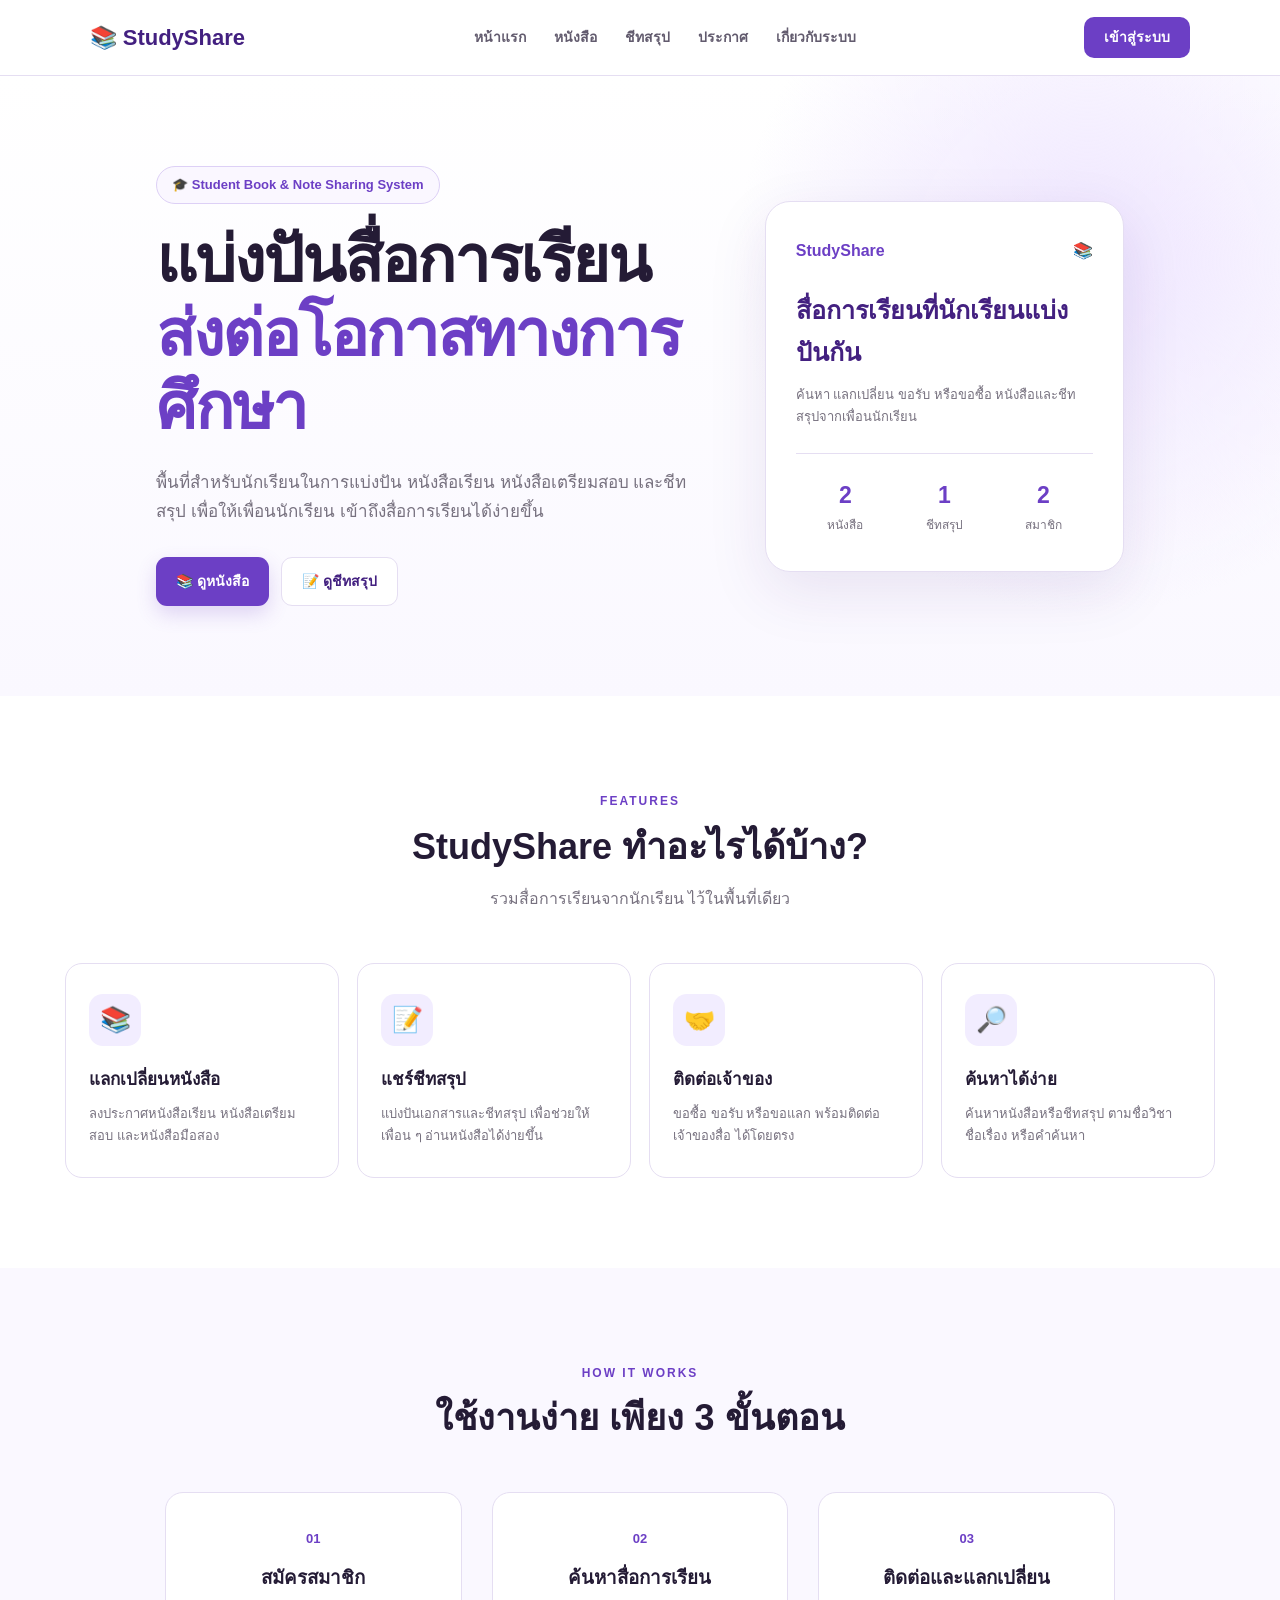
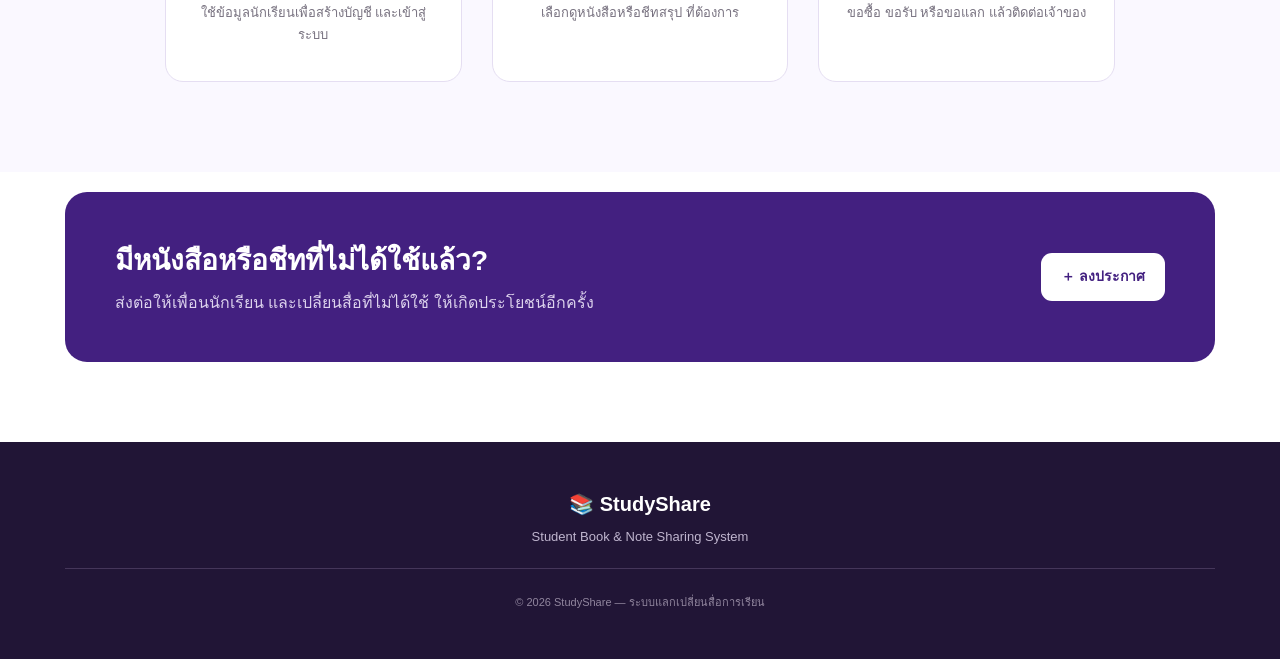
<file: index.html>
<!DOCTYPE html>
<html lang="th">
<head>
  <meta charset="UTF-8">
  <meta name="viewport" content="width=device-width, initial-scale=1.0">

  <title>StudyShare | ระบบแลกเปลี่ยนสื่อการเรียน</title>

  <!-- CSS -->
  <link rel="stylesheet" href="./style.css">
</head>

<body>

  <!-- ================= NAVBAR ================= -->

  <header class="navbar">

    <div class="container nav-inner">

      <a href="index.html" class="logo">
        📚 StudyShare
      </a>

      <nav class="nav-links">

        <a href="index.html">หน้าแรก</a>

        <a href="books.html">หนังสือ</a>

        <a href="notes.html">ชีทสรุป</a>

        <a href="announcements.html">ประกาศ</a>

        <a href="about.html">เกี่ยวกับระบบ</a>

      </nav>

      <a href="login.html" class="login-btn">
        เข้าสู่ระบบ
      </a>

    </div>

  </header>


  <!-- ================= MAIN ================= -->

  <main>


    <!-- ================= HERO ================= -->

    <section class="hero">

      <div class="container hero-grid">

        <div class="hero-content">

          <span class="hero-badge">
            🎓 Student Book & Note Sharing System
          </span>

          <h1>
            แบ่งปันสื่อการเรียน
            <br>
            <span>ส่งต่อโอกาสทางการศึกษา</span>
          </h1>

          <p>
            พื้นที่สำหรับนักเรียนในการแบ่งปัน
            หนังสือเรียน หนังสือเตรียมสอบ
            และชีทสรุป เพื่อให้เพื่อนนักเรียน
            เข้าถึงสื่อการเรียนได้ง่ายขึ้น
          </p>

          <div class="hero-buttons">

            <a href="books.html" class="btn btn-primary">
              📚 ดูหนังสือ
            </a>

            <a href="notes.html" class="btn btn-outline">
              📝 ดูชีทสรุป
            </a>

          </div>

        </div>


        <div class="hero-card">

          <div class="hero-card-top">

            <span>StudyShare</span>

            <span>📚</span>

          </div>

          <h3>
            สื่อการเรียนที่นักเรียนแบ่งปันกัน
          </h3>

          <p>
            ค้นหา แลกเปลี่ยน ขอรับ หรือขอซื้อ
            หนังสือและชีทสรุปจากเพื่อนนักเรียน
          </p>

          <div class="hero-stats">

            <div>
              <strong id="bookCount">2</strong>
              <span>หนังสือ</span>
            </div>

            <div>
              <strong id="noteCount">1</strong>
              <span>ชีทสรุป</span>
            </div>

            <div>
              <strong id="userCount">2</strong>
              <span>สมาชิก</span>
            </div>

          </div>

        </div>

      </div>

    </section>


    <!-- ================= FEATURES ================= -->

    <section class="section">

      <div class="container">

        <div class="section-title">

          <span>FEATURES</span>

          <h2>
            StudyShare ทำอะไรได้บ้าง?
          </h2>

          <p>
            รวมสื่อการเรียนจากนักเรียน
            ไว้ในพื้นที่เดียว
          </p>

        </div>


        <div class="feature-grid">


          <div class="feature-card">

            <div class="feature-icon">
              📚
            </div>

            <h3>
              แลกเปลี่ยนหนังสือ
            </h3>

            <p>
              ลงประกาศหนังสือเรียน
              หนังสือเตรียมสอบ
              และหนังสือมือสอง
            </p>

          </div>


          <div class="feature-card">

            <div class="feature-icon">
              📝
            </div>

            <h3>
              แชร์ชีทสรุป
            </h3>

            <p>
              แบ่งปันเอกสารและชีทสรุป
              เพื่อช่วยให้เพื่อน ๆ
              อ่านหนังสือได้ง่ายขึ้น
            </p>

          </div>


          <div class="feature-card">

            <div class="feature-icon">
              🤝
            </div>

            <h3>
              ติดต่อเจ้าของ
            </h3>

            <p>
              ขอซื้อ ขอรับ หรือขอแลก
              พร้อมติดต่อเจ้าของสื่อ
              ได้โดยตรง
            </p>

          </div>


          <div class="feature-card">

            <div class="feature-icon">
              🔎
            </div>

            <h3>
              ค้นหาได้ง่าย
            </h3>

            <p>
              ค้นหาหนังสือหรือชีทสรุป
              ตามชื่อวิชา ชื่อเรื่อง
              หรือคำค้นหา
            </p>

          </div>


        </div>

      </div>

    </section>


    <!-- ================= HOW IT WORKS ================= -->

    <section class="section section-light">

      <div class="container">

        <div class="section-title">

          <span>HOW IT WORKS</span>

          <h2>
            ใช้งานง่าย เพียง 3 ขั้นตอน
          </h2>

        </div>


        <div class="steps-grid">


          <div class="step-card">

            <div class="step-number">
              01
            </div>

            <h3>
              สมัครสมาชิก
            </h3>

            <p>
              ใช้ข้อมูลนักเรียนเพื่อสร้างบัญชี
              และเข้าสู่ระบบ
            </p>

          </div>


          <div class="step-card">

            <div class="step-number">
              02
            </div>

            <h3>
              ค้นหาสื่อการเรียน
            </h3>

            <p>
              เลือกดูหนังสือหรือชีทสรุป
              ที่ต้องการ
            </p>

          </div>


          <div class="step-card">

            <div class="step-number">
              03
            </div>

            <h3>
              ติดต่อและแลกเปลี่ยน
            </h3>

            <p>
              ขอซื้อ ขอรับ หรือขอแลก
              แล้วติดต่อเจ้าของ
            </p>

          </div>


        </div>

      </div>

    </section>


    <!-- ================= CTA ================= -->

    <section class="cta-section">

      <div class="container">

        <div class="cta-box">

          <div>

            <h2>
              มีหนังสือหรือชีทที่ไม่ได้ใช้แล้ว?
            </h2>

            <p>
              ส่งต่อให้เพื่อนนักเรียน
              และเปลี่ยนสื่อที่ไม่ได้ใช้
              ให้เกิดประโยชน์อีกครั้ง
            </p>

          </div>

          <a href="post.html" class="btn btn-white">
            ＋ ลงประกาศ
          </a>

        </div>

      </div>

    </section>

  </main>


  <!-- ================= FOOTER ================= -->

  <footer class="footer">

    <div class="container">

      <div class="footer-logo">
        📚 StudyShare
      </div>

      <p>
        Student Book & Note Sharing System
      </p>

      <div class="footer-line"></div>

      <small>
        © 2026 StudyShare — ระบบแลกเปลี่ยนสื่อการเรียน
      </small>

    </div>

  </footer>


  <!-- ================= JAVASCRIPT ================= -->

  <script type="module" src="./script.js"></script>

</body>
  </html>
</file>
<file: style.css>
/* =====================================================
   STUDYSHARE - MAIN STYLE
   ===================================================== */

* {
  margin: 0;
  padding: 0;
  box-sizing: border-box;
}

:root {
  --purple: #6c3fc5;
  --purple-dark: #432080;
  --purple-light: #f2edff;
  --purple-soft: #faf8ff;
  --white: #ffffff;
  --text: #241b35;
  --gray: #77717f;
  --border: #e5def2;
}

html {
  scroll-behavior: smooth;
}

body {
  font-family: Arial, "Noto Sans Thai", sans-serif;
  background: #ffffff;
  color: var(--text);
  line-height: 1.7;
}

a {
  text-decoration: none;
  color: inherit;
}

button,
input,
select,
textarea {
  font-family: inherit;
}

.container {
  width: min(1150px, 90%);
  margin: 0 auto;
}

/* =====================================================
   NAVBAR
   ===================================================== */

.navbar {
  min-height: 76px;
  padding: 0 7%;
  display: flex;
  align-items: center;
  background: rgba(255, 255, 255, 0.97);
  border-bottom: 1px solid var(--border);
  position: sticky;
  top: 0;
  z-index: 1000;
}

.nav-inner {
  display: flex;
  align-items: center;
  justify-content: space-between;
  gap: 25px;
  width: 100%;
}

.logo {
  font-size: 22px;
  font-weight: 800;
  color: var(--purple-dark);
  display: flex;
  align-items: center;
  gap: 8px;
  white-space: nowrap;
}

.nav-links {
  display: flex;
  align-items: center;
  gap: 28px;
}

.nav-links a {
  color: #625b6e;
  font-size: 14px;
  font-weight: 600;
  transition: 0.2s;
}

.nav-links a:hover {
  color: var(--purple);
}

.login-btn {
  background: var(--purple);
  color: white;
  padding: 9px 20px;
  border-radius: 10px;
  font-size: 14px;
  font-weight: 700;
  white-space: nowrap;
  transition: 0.2s;
}

.login-btn:hover {
  background: var(--purple-dark);
}

/* =====================================================
   HERO
   ===================================================== */

.hero {
  min-height: 620px;
  padding: 90px 8%;
  display: flex;
  align-items: center;
  background:
    radial-gradient(circle at 85% 30%, #eee5ff 0, transparent 30%),
    linear-gradient(180deg, #ffffff, #faf8ff);
}

.hero-grid {
  display: grid;
  grid-template-columns: 1.2fr 0.8fr;
  align-items: center;
  gap: 70px;
}

.hero-content {
  max-width: 720px;
}

.hero-badge {
  display: inline-block;
  padding: 7px 15px;
  border: 1px solid #ddd0f6;
  border-radius: 50px;
  color: var(--purple);
  background: #faf7ff;
  font-size: 13px;
  font-weight: 700;
  margin-bottom: 20px;
}

.hero h1 {
  font-size: clamp(40px, 5vw, 68px);
  line-height: 1.15;
  letter-spacing: -2px;
  margin-bottom: 24px;
}

.hero h1 span {
  color: var(--purple);
}

.hero p {
  color: var(--gray);
  font-size: 17px;
  max-width: 650px;
  margin-bottom: 30px;
}

.hero-buttons {
  display: flex;
  gap: 12px;
  flex-wrap: wrap;
}

/* =====================================================
   BUTTONS
   ===================================================== */

.btn {
  display: inline-flex;
  align-items: center;
  justify-content: center;
  padding: 12px 20px;
  border-radius: 11px;
  border: none;
  font-weight: 700;
  font-size: 14px;
  cursor: pointer;
  transition: 0.2s;
}

.btn:hover {
  transform: translateY(-2px);
}

.btn-primary {
  background: var(--purple);
  color: white;
  box-shadow: 0 8px 20px rgba(108, 63, 197, 0.2);
}

.btn-primary:hover {
  background: var(--purple-dark);
}

.btn-outline,
.btn-secondary {
  border: 1px solid var(--border);
  background: white;
  color: var(--purple-dark);
}

.btn-outline:hover,
.btn-secondary:hover {
  border-color: var(--purple);
  background: var(--purple-light);
}

.btn-white {
  background: white;
  color: var(--purple-dark);
}

.btn-danger {
  background: #dc3545;
  color: white;
}

.btn-danger:hover {
  background: #bb2635;
}

/* =====================================================
   HERO CARD
   ===================================================== */

.hero-card {
  background: white;
  border: 1px solid var(--border);
  border-radius: 25px;
  padding: 35px 30px;
  box-shadow: 0 20px 60px rgba(67, 32, 128, 0.1);
}

.hero-card-top {
  display: flex;
  justify-content: space-between;
  align-items: center;
  color: var(--purple);
  font-weight: 800;
  margin-bottom: 25px;
}

.hero-card h3 {
  font-size: 25px;
  color: var(--purple-dark);
  margin-bottom: 10px;
}

.hero-card > p {
  color: var(--gray);
  font-size: 13px;
  margin-bottom: 25px;
}

.hero-stats {
  display: grid;
  grid-template-columns: repeat(3, 1fr);
  border-top: 1px solid var(--border);
  padding-top: 22px;
}

.hero-stats div {
  display: flex;
  flex-direction: column;
  text-align: center;
}

.hero-stats strong {
  color: var(--purple);
  font-size: 23px;
}

.hero-stats span {
  color: var(--gray);
  font-size: 12px;
}

/* =====================================================
   GENERAL SECTIONS
   ===================================================== */

.section {
  padding: 90px 0;
}

.section-light {
  background: var(--purple-soft);
}

.section-title {
  max-width: 700px;
  margin: 0 auto 50px;
  text-align: center;
}

.section-title > span {
  color: var(--purple);
  font-size: 12px;
  font-weight: 800;
  letter-spacing: 2px;
}

.section-title h2 {
  margin: 10px 0 15px;
  font-size: 36px;
  line-height: 1.3;
}

.section-title p {
  color: var(--gray);
}

/* =====================================================
   FEATURES
   ===================================================== */

.feature-grid {
  display: grid;
  grid-template-columns: repeat(4, 1fr);
  gap: 18px;
}

.feature-card {
  padding: 30px 23px;
  border: 1px solid var(--border);
  border-radius: 17px;
  background: white;
  transition: 0.25s;
}

.feature-card:hover {
  transform: translateY(-5px);
  border-color: #cdbbea;
  box-shadow: 0 12px 35px rgba(67, 32, 128, 0.08);
}

.feature-icon {
  width: 52px;
  height: 52px;
  display: flex;
  align-items: center;
  justify-content: center;
  background: var(--purple-light);
  border-radius: 14px;
  font-size: 25px;
  margin-bottom: 20px;
}

.feature-card h3 {
  font-size: 17px;
  margin-bottom: 8px;
}

.feature-card p {
  font-size: 13px;
  color: var(--gray);
}

/* =====================================================
   STEPS
   ===================================================== */

.steps-grid {
  max-width: 950px;
  margin: auto;
  display: grid;
  grid-template-columns: repeat(3, 1fr);
  gap: 30px;
}

.step-card {
  text-align: center;
  background: white;
  padding: 35px 25px;
  border: 1px solid var(--border);
  border-radius: 18px;
}

.step-number {
  font-size: 13px;
  font-weight: 800;
  color: var(--purple);
  margin-bottom: 12px;
}

.step-card h3 {
  margin-bottom: 8px;
}

.step-card p {
  color: var(--gray);
  font-size: 13px;
}

/* =====================================================
   CTA
   ===================================================== */

.cta-section {
  padding: 20px 0 80px;
}

.cta-box {
  padding: 45px 50px;
  background: var(--purple-dark);
  color: white;
  border-radius: 22px;
  display: flex;
  justify-content: space-between;
  align-items: center;
  gap: 25px;
}

.cta-box h2 {
  font-size: 28px;
}

.cta-box p {
  color: #ddd3ed;
  margin-top: 5px;
}

/* =====================================================
   FOOTER
   ===================================================== */

.footer {
  padding: 45px 0;
  text-align: center;
  background: #211536;
  color: white;
}

.footer-logo {
  font-size: 20px;
  font-weight: 800;
}

.footer p {
  color: #bfb5ce;
  font-size: 13px;
  margin: 5px 0 20px;
}

.footer-line {
  height: 1px;
  background: #45365a;
  margin-bottom: 18px;
}

.footer small {
  color: #91869e;
  font-size: 11px;
}

/* =====================================================
   SEARCH
   ===================================================== */

.search-box,
.book-search {
  margin: 25px 0;
}

.search-box input,
.book-search input {
  width: 100%;
  padding: 15px 18px;
  border: 1px solid #ddd5ef;
  border-radius: 14px;
  font-size: 16px;
  outline: none;
}

.search-box input:focus,
.book-search input:focus {
  border-color: var(--purple);
  box-shadow: 0 0 0 3px rgba(108, 63, 197, 0.1);
}

/* =====================================================
   CATEGORY
   ===================================================== */

.category-buttons {
  display: flex;
  gap: 8px;
  flex-wrap: wrap;
  margin-bottom: 25px;
}

.category-btn {
  border: 1px solid #d8cceb;
  background: white;
  color: var(--purple);
  padding: 9px 15px;
  border-radius: 20px;
  cursor: pointer;
  transition: 0.2s;
}

.category-btn.active,
.category-btn:hover {
  background: var(--purple);
  color: white;
}

.result-count {
  color: var(--gray);
  margin-bottom: 15px;
}

/* =====================================================
   BOOK GRID
   ===================================================== */

.book-grid {
  display: grid;
  grid-template-columns: repeat(auto-fill, minmax(250px, 1fr));
  gap: 20px;
}

.book-card {
  background: white;
  border: 1px solid var(--border);
  border-radius: 18px;
  overflow: hidden;
  box-shadow: 0 5px 20px rgba(70, 30, 120, 0.06);
  transition: 0.2s;
}

.book-card:hover {
  transform: translateY(-4px);
}

.book-cover {
  height: 210px;
  background: var(--purple-light);
  display: flex;
  align-items: center;
  justify-content: center;
  overflow: hidden;
}

.book-cover img {
  width: 100%;
  height: 100%;
  object-fit: cover;
}

.book-cover span,
.book-cover-empty {
  font-size: 55px;
}

.book-content {
  padding: 18px;
}

.book-subject {
  display: inline-block;
  background: var(--purple-light);
  color: var(--purple);
  padding: 5px 10px;
  border-radius: 20px;
  font-size: 12px;
  font-weight: 700;
}

.book-content h3 {
  color: var(--purple-dark);
  margin: 12px 0 8px;
}

.book-content p {
  color: var(--gray);
  line-height: 1.6;
}

.book-meta {
  display: flex;
  justify-content: space-between;
  gap: 10px;
  margin: 15px 0;
  font-size: 13px;
}

.book-meta strong,
.book-bottom strong {
  color: var(--purple);
}

.book-owner {
  color: var(--gray);
  font-size: 13px;
  margin: 15px 0;
}

.book-bottom {
  display: flex;
  align-items: center;
  justify-content: space-between;
  gap: 10px;
}

.view-book {
  border: none;
  background: var(--purple);
  color: white;
  padding: 9px 13px;
  border-radius: 10px;
  cursor: pointer;
}

.loading-card {
  padding: 50px;
  text-align: center;
  background: var(--purple-soft);
  border: 1px solid var(--border);
  border-radius: 18px;
  color: var(--gray);
  grid-column: 1 / -1;
}

/* =====================================================
   POST PAGE
   ===================================================== */

.post-section {
  background: var(--purple-soft);
  min-height: 80vh;
  padding: 55px 0 80px;
}

.post-page {
  max-width: 900px;
  margin: 0 auto;
}

.post-header {
  text-align: center;
  margin-bottom: 30px;
}

.post-header h1 {
  color: var(--purple-dark);
  margin: 12px 0 8px;
}

.post-header p {
  color: var(--gray);
}

.post-card,
.post-form-card {
  background: white;
  border: 1px solid var(--border);
  border-radius: 22px;
  padding: 30px;
  box-shadow: 0 8px 30px rgba(67, 32, 128, 0.06);
}

.form-group {
  margin-bottom: 20px;
}

.form-group label,
.form-section label {
  display: block;
  margin-bottom: 8px;
  color: var(--purple-dark);
  font-weight: 600;
}

.form-group input,
.form-group select,
.form-group textarea,
.form-section input,
.form-section select,
.form-section textarea {
  width: 100%;
  padding: 13px 15px;
  border: 1px solid #ddd5ef;
  border-radius: 12px;
  background: white;
  color: #333;
  font-family: inherit;
  font-size: 15px;
  outline: none;
}

.form-group input:focus,
.form-group select:focus,
.form-group textarea:focus,
.form-section input:focus,
.form-section select:focus,
.form-section textarea:focus {
  border-color: var(--purple);
  box-shadow: 0 0 0 3px var(--purple-light);
}

.form-section {
  border: 1px solid var(--border);
  border-radius: 16px;
  padding: 20px;
  margin-bottom: 18px;
  background: white;
}

.form-section-title {
  display: flex;
  align-items: center;
  gap: 9px;
  margin-bottom: 18px;
  color: var(--purple-dark);
}

.form-section-title h2 {
  margin: 0;
  font-size: 18px;
}

.form-grid {
  display: grid;
  grid-template-columns: repeat(2, minmax(0, 1fr));
  gap: 16px;
}

.form-full {
  grid-column: 1 / -1;
}

.form-section textarea {
  resize: vertical;
}

.form-hint,
.upload-hint {
  display: block;
  margin-top: 6px;
  color: #888;
  font-size: 12px;
}

.post-form-actions {
  display: flex;
  gap: 10px;
  margin-top: 10px;
}

.post-form-actions button {
  flex: 1;
}

/* =====================================================
   IMAGE UPLOAD
   ===================================================== */

.image-upload {
  position: relative;
}

.image-upload input[type="file"] {
  width: 100%;
  padding: 12px;
  border: 1px dashed var(--purple);
  border-radius: 14px;
  background: var(--purple-soft);
  cursor: pointer;
}

.image-preview {
  margin-top: 12px;
  min-height: 180px;
  border: 2px dashed #ddd5ef;
  border-radius: 18px;
  background: var(--purple-soft);
  display: flex;
  flex-direction: column;
  align-items: center;
  justify-content: center;
  overflow: hidden;
  color: var(--gray);
}

.image-preview span {
  font-size: 45px;
}

.image-preview p {
  margin: 8px 0;
}

.image-preview img {
  width: 100%;
  max-height: 300px;
  object-fit: contain;
}

/* =====================================================
   DETAIL PAGE
   ===================================================== */

.detail-layout {
  display: grid;
  grid-template-columns: 420px 1fr;
  gap: 40px;
  align-items: start;
}

.detail-photo {
  width: 100%;
}

.detail-image {
  width: 100%;
  max-height: 500px;
  object-fit: contain;
  background: var(--purple-light);
  border-radius: 20px;
  display: block;
}

.detail-image-empty {
  width: 100%;
  height: 400px;
  background: var(--purple-light);
  border-radius: 20px;
  display: flex;
  align-items: center;
  justify-content: center;
  font-size: 90px;
}

.detail-info h1 {
  margin: 10px 0 18px;
  color: var(--purple-dark);
}

.detail-price {
  display: inline-block;
  padding: 10px 18px;
  border-radius: 12px;
  background: var(--purple-light);
  color: var(--purple);
  font-weight: 700;
  margin-bottom: 20px;
}

.detail-description {
  margin-top: 25px;
  padding-top: 20px;
  border-top: 1px solid var(--border);
}

.detail-description h3 {
  color: var(--purple-dark);
}

.owner-box {
  margin-top: 25px;
  padding: 18px;
  background: var(--purple-soft);
  border: 1px solid var(--border);
  border-radius: 15px;
}

.owner-box h3 {
  margin-top: 0;
  color: var(--purple-dark);
}

.owner-box p {
  margin: 7px 0;
}

.contact-box {
  margin-top: 15px;
  padding: 18px;
  background: var(--purple-light);
  border-radius: 15px;
}

.owner-actions,
.buyer-actions {
  display: flex;
  flex-wrap: wrap;
  gap: 10px;
  margin-top: 25px;
}

.coming-soon {
  width: 100%;
  font-size: 13px;
  color: #888;
  margin: 5px 0 0;
}

.back-area {
  margin-top: 25px;
  margin-bottom: 20px;
  padding-top: 15px;
}

.back-area a {
  display: inline-flex;
  align-items: center;
  gap: 6px;
  padding: 9px 15px;
  background: white;
  color: var(--purple);
  border: 1px solid #ddd3ef;
  border-radius: 10px;
  font-weight: 600;
  transition: 0.2s;
}

.back-area a:hover {
  background: var(--purple-light);
  transform: translateX(-2px);
}

/* =====================================================
   PROFILE
   ===================================================== */

.profile-section {
  padding: 60px 0 80px;
  background: var(--purple-soft);
  min-height: 75vh;
}

.profile-header {
  display: flex;
  align-items: center;
  gap: 22px;
  background: white;
  border: 1px solid var(--border);
  border-radius: 24px;
  padding: 30px;
  margin-bottom: 25px;
}

.profile-avatar {
  width: 85px;
  height: 85px;
  border-radius: 50%;
  background: var(--purple);
  color: white;
  display: flex;
  align-items: center;
  justify-content: center;
  font-size: 32px;
  font-weight: 700;
}

.profile-header h1 {
  margin: 5px 0;
  color: var(--purple-dark);
}

.profile-header p {
  color: var(--gray);
}

.profile-info {
  display: flex;
  flex-direction: column;
  gap: 0;
}

.profile-item,
.info-row {
  display: flex;
  justify-content: space-between;
  gap: 20px;
  padding: 16px 0;
  border-bottom: 1px solid #eee;
}

.profile-item span,
.info-row span {
  color: var(--gray);
}

.profile-item strong,
.info-row strong {
  color: var(--purple-dark);
  text-align: right;
}

.profile-grid {
  display: grid;
  grid-template-columns: 1fr 1fr;
  gap: 25px;
}

.profile-card {
  background: white;
  border: 1px solid var(--border);
  border-radius: 22px;
  padding: 28px;
}

.profile-actions {
  display: flex;
  flex-wrap: wrap;
  gap: 12px;
  margin-top: 25px;
}

.profile-requests {
  margin-top: 35px;
}

.profile-requests h2 {
  color: var(--purple-dark);
}

.request-subtitle {
  color: var(--gray);
}

.request-card {
  background: white;
  border: 1px solid var(--border);
  border-radius: 18px;
  padding: 22px;
  margin-top: 15px;
}

.request-top {
  display: flex;
  justify-content: space-between;
  gap: 15px;
  margin-bottom: 12px;
}

.request-type {
  color: var(--purple);
  font-weight: 700;
}

.request-status-label {
  color: var(--gray);
  font-size: 13px;
}

.request-card h3 {
  color: var(--purple-dark);
  margin-bottom: 10px;
}

.request-person {
  color: var(--gray);
  margin-bottom: 8px;
}

.request-message {
  margin-top: 15px;
  padding: 13px;
  background: var(--purple-soft);
  border-radius: 12px;
}

.request-actions {
  display: flex;
  gap: 10px;
  margin-top: 18px;
}

.request-status.accepted {
  margin-top: 15px;
  color: #218838;
  font-weight: 700;
}

.request-status.rejected {
  margin-top: 15px;
  color: #dc3545;
  font-weight: 700;
}

.request-empty {
  background: white;
  border: 1px solid var(--border);
  border-radius: 18px;
  padding: 35px;
  text-align: center;
  color: var(--gray);
  margin-top: 15px;
}

/* =====================================================
   MOBILE
   ===================================================== */

@media (max-width: 900px) {

  .navbar {
    padding: 0 5%;
  }

  .nav-links {
    display: none;
  }

  .hero {
    padding: 65px 5%;
  }

  .hero-grid {
    grid-template-columns: 1fr;
    gap: 45px;
  }

  .hero-card {
    max-width: 500px;
    width: 100%;
    margin: auto;
  }

  .feature-grid {
    grid-template-columns: repeat(2, 1fr);
  }

  .book-grid {
    grid-template-columns: repeat(2, 1fr);
  }

  .detail-layout {
    grid-template-columns: 1fr;
    gap: 25px;
  }

  .detail-image {
    max-height: 380px;
  }

  .detail-image-empty {
    height: 300px;
  }

}

@media (max-width: 600px) {

  .navbar {
    min-height: 65px;
  }

  .logo {
    font-size: 18px;
  }

  .login-btn {
    padding: 8px 13px;
    font-size: 12px;
  }

  .hero {
    padding: 50px 5%;
  }

  .hero h1 {
    font-size: 36px;
    letter-spacing: -1px;
  }

  .hero p {
    font-size: 14px;
  }

  .hero-card {
    padding: 28px 20px;
  }

  .feature-grid,
  .book-grid,
  .steps-grid,
  .profile-grid {
    grid-template-columns: 1fr;
  }

  .section {
    padding: 70px 0;
  }

  .section-title h2 {
    font-size: 29px;
  }

  .cta-section {
    padding: 10px 0 50px;
  }

  .cta-box {
    margin: 0 5%;
    padding: 30px 25px;
    flex-direction: column;
    align-items: flex-start;
  }

  .post-card,
  .post-form-card {
    padding: 22px;
  }

  .post-section {
    padding: 35px 10px 60px;
  }

  .form-grid {
    grid-template-columns: 1fr;
  }

  .form-full {
    grid-column: auto;
  }

  .post-form-actions {
    flex-direction: column;
  }

  .profile-section {
    padding: 35px 15px 60px;
  }

  .profile-header {
    padding: 22px;
  }

  .profile-avatar {
    width: 65px;
    height: 65px;
    font-size: 25px;
  }

  .profile-header h1 {
    font-size: 24px;
  }

  .profile-item,
  .info-row {
    flex-direction: column;
    gap: 5px;
  }

  .profile-item strong,
  .info-row strong {
    text-align: left;
  }

  .request-actions {
    flex-direction: column;
  }

  .owner-actions .btn,
  .buyer-actions .btn {
    width: 100%;
  }

}
</file>
